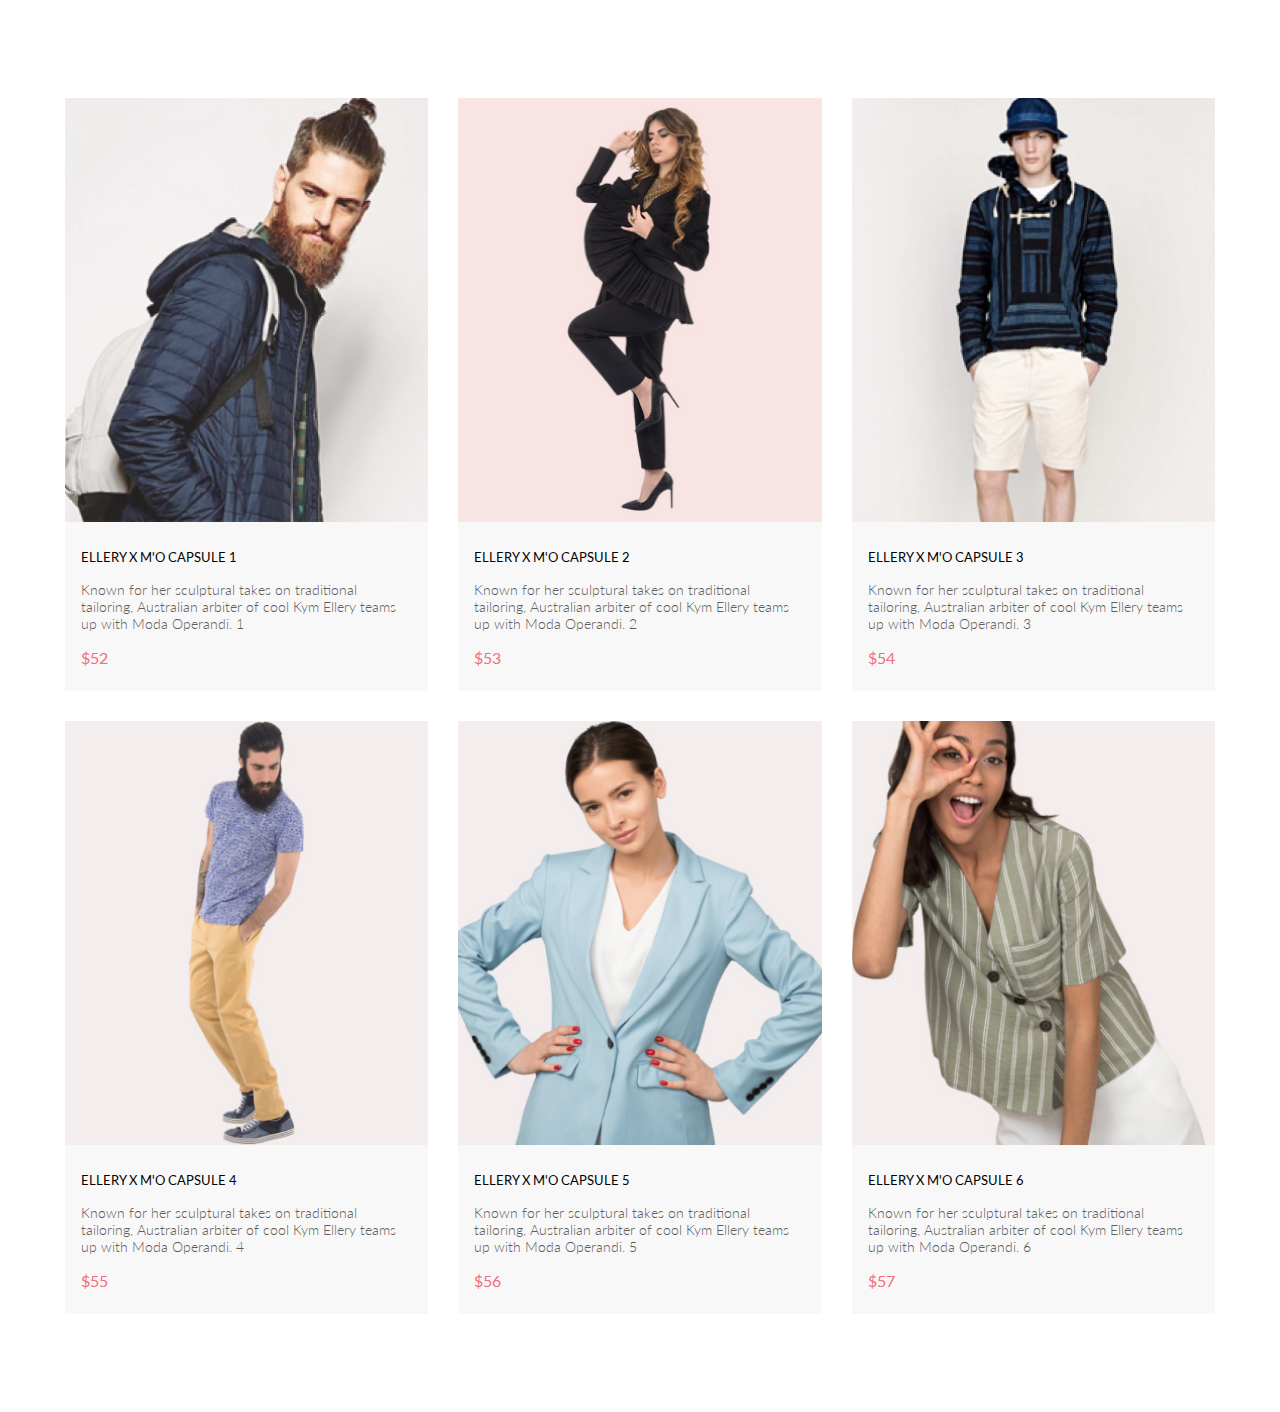
<file: HW/index.html>
<!DOCTYPE html>
<html lang="en">
<head>
	<meta charset="UTF-8">
	<title>HW 7</title>
	<link rel="preconnect" href="https://fonts.googleapis.com">
	<link rel="preconnect" href="https://fonts.gstatic.com" crossorigin>
	<link href="https://fonts.googleapis.com/css2?family=Lato&display=swap" rel="stylesheet">
	<link rel="stylesheet" href="style.css">
</head>
<body>
<section class="section featured">
	<div class="container">
		<ul class="featured__list"></ul>
	</div>
</section>
<section class="section cart">
	<div class="container">
		<h2 class="title title--h2 cart__title">Cart items</h2>
		<ul class="cart__list cart-list"></ul>
	</div>
</section>
<script src="index.js"></script>
</body>
</html>
</file>
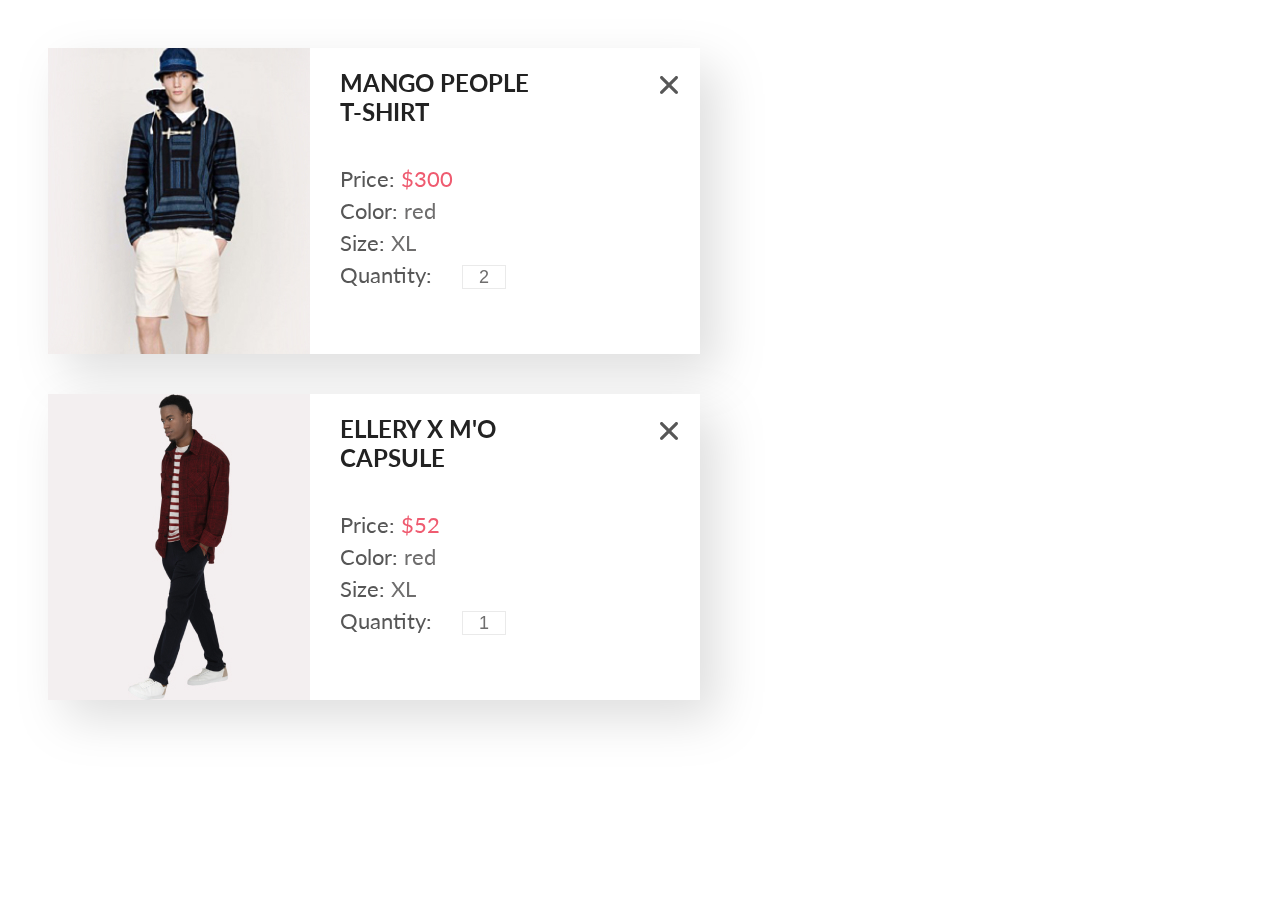
<file: practice/index.html>
<!DOCTYPE html>
<html lang="en">
<head>
	<meta charset="UTF-8">
	<title>Catalog Page</title>
	<link rel="preconnect" href="https://fonts.googleapis.com">
	<link rel="preconnect" href="https://fonts.gstatic.com" crossorigin>
	<link href="https://fonts.googleapis.com/css2?family=Lato&display=swap" rel="stylesheet">
	<link rel="stylesheet" href="style.css">
</head>
<body>
<div class="product__box"></div>
	<script src="index.js"></script>
</body>
</html>
</file>
<file: HW/style.css>
* {
    margin: 0;
    padding: 0;
    box-sizing: border-box;
}

body {
    font-family: 'Lato', sans-serif;
}

.section {
    padding: 50px 0;
}

.container {
    margin: 0 auto;
    width: 100%;
    max-width: 1230px;
    padding: 0 40px;
}

ul {
    margin: 0;
    padding: 0;
    list-style: none;
}

a {
    color: currentColor;
    text-decoration: none;
}

img {
    max-width: 100%;
    height: auto;
    object-fit: cover;
}

.btn {
    display: -webkit-inline-box;
    display: -ms-inline-flexbox;
    display: inline-flex;
    -webkit-box-pack: center;
    -ms-flex-pack: center;
    justify-content: center;
    -webkit-box-align: center;
    -ms-flex-align: center;
    align-items: center;
    gap: 24px;
    width: auto;
    padding: 15px 36px;
    color: inherit;
    cursor: pointer;
    -webkit-transition: opacity .3s ease,color .3s ease,background-color .3s ease,border-color .3s ease;
    transition: opacity .3s ease,color .3s ease,background-color .3s ease,border-color .3s ease;
    font-weight: 400;
    font-size: 14px;
    line-height: 17px;
    border: 1px solid;
    border-radius: 4px;
}

.btn--empty {
    background-color: transparent;
    padding: 0;
    border-color: transparent;
    font-size: inherit;
    line-height: 1;
}

.btn--empty:hover:not(.focus-visible) {
    background-color: #f16d7f;
    color: #fff;
}

.title {
    margin: 0;
    padding: 0;
}
.title--h1 {
    color: #f16d7f;
    font-size: 24px;
    line-height: 29px;
    font-weight: 400;
    text-transform: uppercase;
}
.title--h2 {
    font-weight: 400;
    font-size: 30px;
    line-height: 36px;
}
.title--h3 {
    font-weight: 700;
    font-size: 24px;
    line-height: 29px;
}
.title--h4 {
    font-weight: 400;
    font-size: 13px;
    line-height: 16px;
}

.text {
    margin: 0;
    padding: 0;
}
.text--s {
    font-size: 14px;
    font-weight: 300;
    line-height: 17px;
}

.featured__list {
    padding: 48px 0;
    display: -ms-grid;
    display: grid;
    grid-gap: 30px;
    grid-template-columns: repeat(auto-fill, minmax(360px, 1fr));
}

.card {
    display: -webkit-box;
    display: -ms-flexbox;
    display: flex;
    -webkit-box-orient: vertical;
    -webkit-box-direction: normal;
    -ms-flex-direction: column;
    flex-direction: column;
    background-color: #f8f8f8;
}

.card__pic {
    position: relative;
}

.card__pic::before {
    content: "";
    position: absolute;
    top: 0;
    left: 0;
    width: 100%;
    height: 100%;
    background-color: rgba(58,56,56,.86);
    opacity: 0;
    -webkit-transition: opacity .3s ease;
    transition: opacity .3s ease;
}

.card__pic:hover::before {
    opacity: 1;
}

.card__img {
    width: 100%;
}

.card__add-to-cart {
    padding: 11px 14px 9px;
    position: absolute;
    top: 50%;
    left: 50%;
    -webkit-transform: translate(-50%,-50%);
    -ms-transform: translate(-50%,-50%);
    transform: translate(-50%,-50%);
    border-color: #fff;
    color: #fff;
    opacity: 0;
    visibility: hidden;

}

.card__add-to-cart span {
    pointer-events: none;
}

.card__pic:hover .card__add-to-cart {
    opacity: 1;
    visibility: visible;
}

.card__desc {
    padding: 24px 16px;
}
.card__title {
    text-transform: uppercase;
    color: #000000;
    margin-bottom: 16px;
}
.card__text {
    color: #5d5d5d;
    margin-bottom: 16px;
}
.card__price {
    color: #f16d7f;
    font-size: 16px;
    line-height: 19px;
}

.cart {
    padding: 50px 0;
}

.cart__title {
    margin-bottom: 60px;
    text-align: center;
}

.cart-list__item:not(:first-child) {
    margin-top: 40px;
}

.cart-item {
    max-width: 652px;
    position: relative;
    background-color: #fff;
    filter: drop-shadow(17px 19px 24px rgba(0, 0, 0, 0.13));
}

.cart-item__remove {
    position: absolute;
    top: 28px;
    right: 22px;
    width: 18px;
    height: 18px;
    background-image: url(./img/Vector.svg);
    background-repeat: no-repeat;
    background-position: center;
    border: 0;
    background-color: transparent;
}

.cart-item__content {
    display: flex;
}

.cart-item__img {
    max-width: 262px;
}

.cart-item__name {
    color: #222;
    font-size: 24px;
    line-height: 29px;
    text-transform: uppercase;
    max-width: 75%;
}

.cart-item__desc {
    padding: 20px 30px;
}

.cart-item__options {
    color: #575757;
    font-size: 22px;
    line-height: 26px;
    margin-top: 40px;
}

.cart-item__price {
    color: #EF5B70;
}

.cart-item__color,
.cart-item__size,
.cart-item-options__quantity {
    color: #6F6E6E;
}

.cart-item-options__item:not(:first-child) {
    margin-top: 6px;
}

.cart-item-options__quantity {
    border: 1px solid #eaeaea;
    font-size: 18px;
    line-height: 22px;
    margin-left: 24px;
    width: 44px;
    text-align: center;
    color: #6F6E6E;
}
</file>
<file: practice/style.css>
* {
    margin: 0;
    padding: 0;
    box-sizing: border-box;
}

body {
    font-family: 'Lato', sans-serif;
}

ul[class] {
    margin: 0;
    padding: 0;
    list-style: none;
}

img {
    max-width: 100%;
    height: auto;
    object-fit: cover;
}

.product__box {
    padding: 3em;
    margin: auto;
    background-color: #fff;
    display: flex;
    flex-direction: column;
    gap: 40px;
}

.product {
    max-width: 652px;
    position: relative;
    background-color: #fff;
    filter: drop-shadow(17px 19px 24px rgba(0, 0, 0, 0.13));
}

.btn__del {
    position: absolute;
    top: 28px;
    right: 22px;
    width: 18px;
    height: 18px;
    background-image: url(./img/Vector.svg);
    background-repeat: no-repeat;
    background-position: center;
    border: 0;
    background-color: transparent;
}

.product__content {
    display: flex;
}

.product__img {
    max-width: 262px;
}

.product__name {
    color: #222;
    font-size: 24px;
    line-height: 29px;
    text-transform: uppercase;
    max-width: 75%;
}

.product__desc {
    padding: 20px 30px;
}

.product__options.product-options {
    color: #575757;
    font-size: 22px;
    line-height: 26px;
    margin-top: 40px;
}

.product__price {
    color: #EF5B70;
}

.product__color,
.product__size,
.input__quantity {
    color: #6F6E6E;
}

.product-options__item:not(:first-child) {
    margin-top: 6px;
}

.product-options__quantity {
    border: 1px solid #eaeaea;
    font-size: 18px;
    line-height: 22px;
    margin-left: 24px;
    width: 44px;
    text-align: center;
    color: #6F6E6E;
}
</file>
